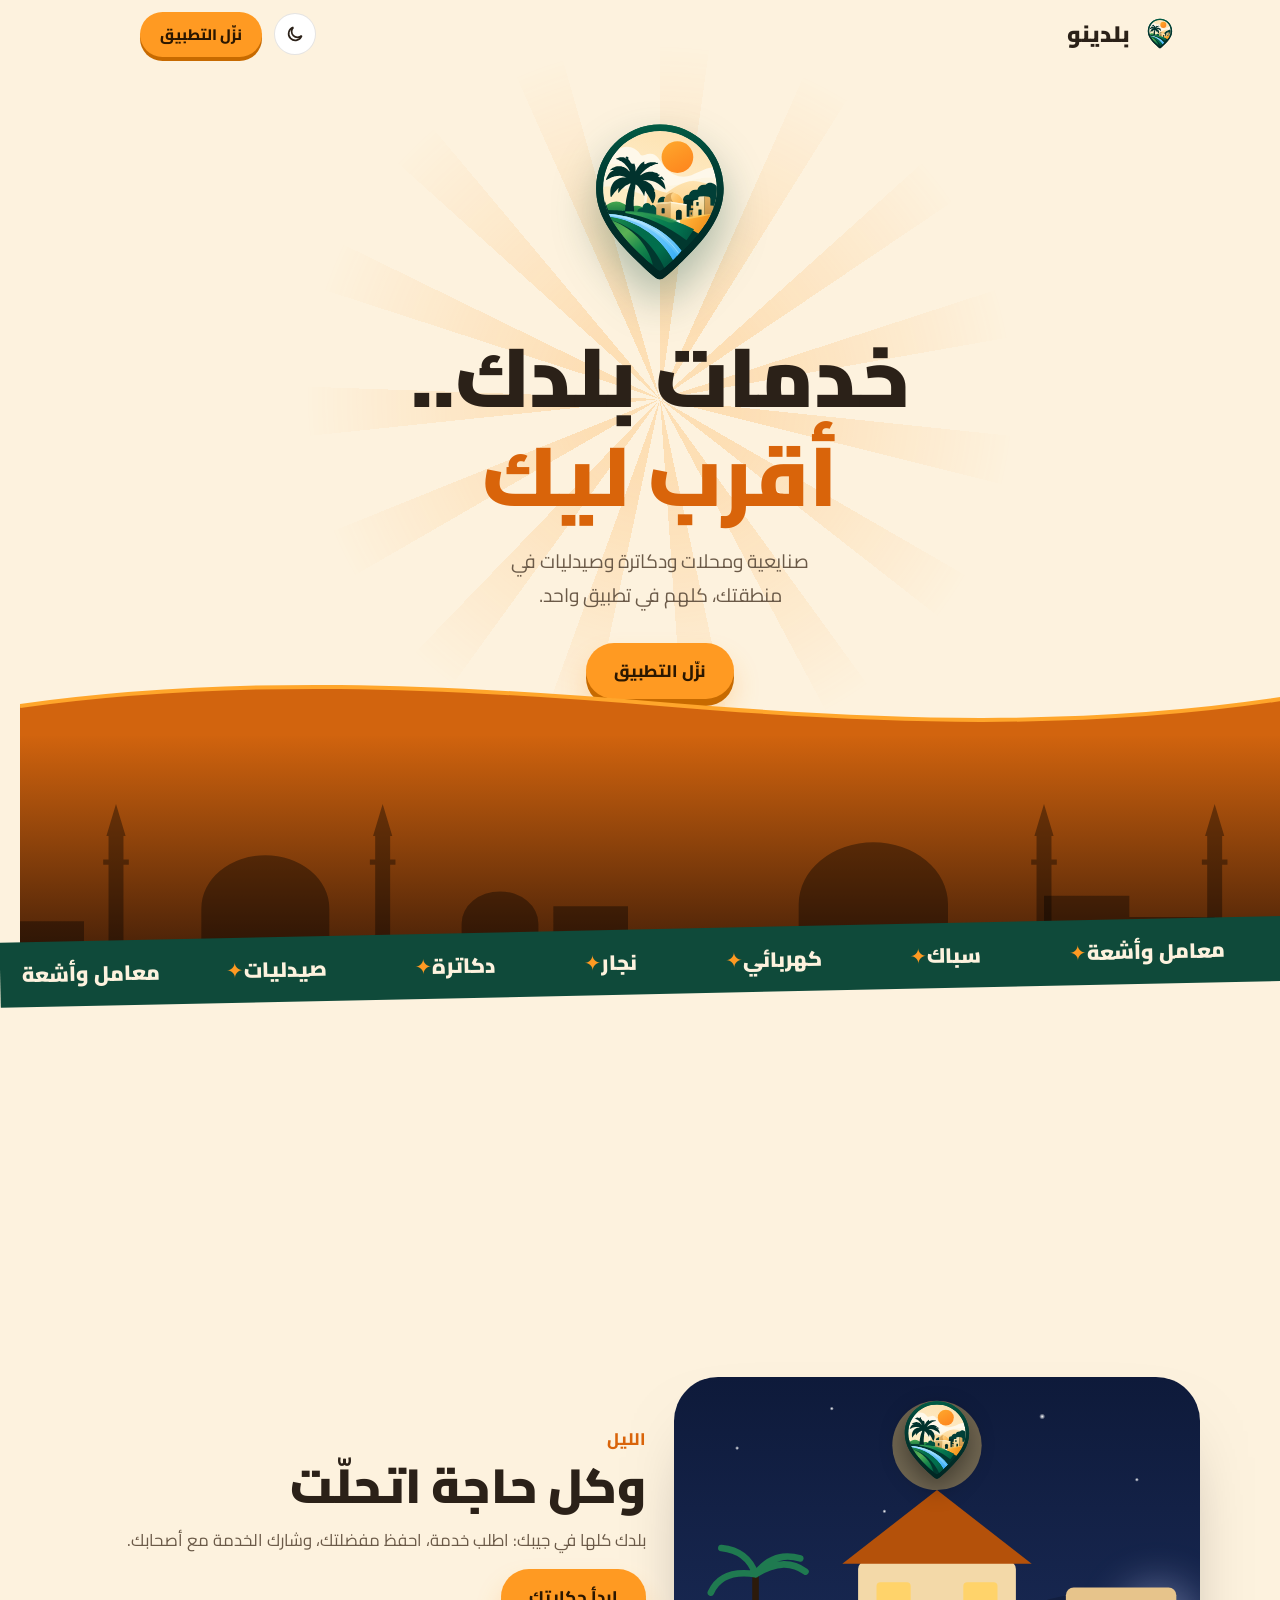
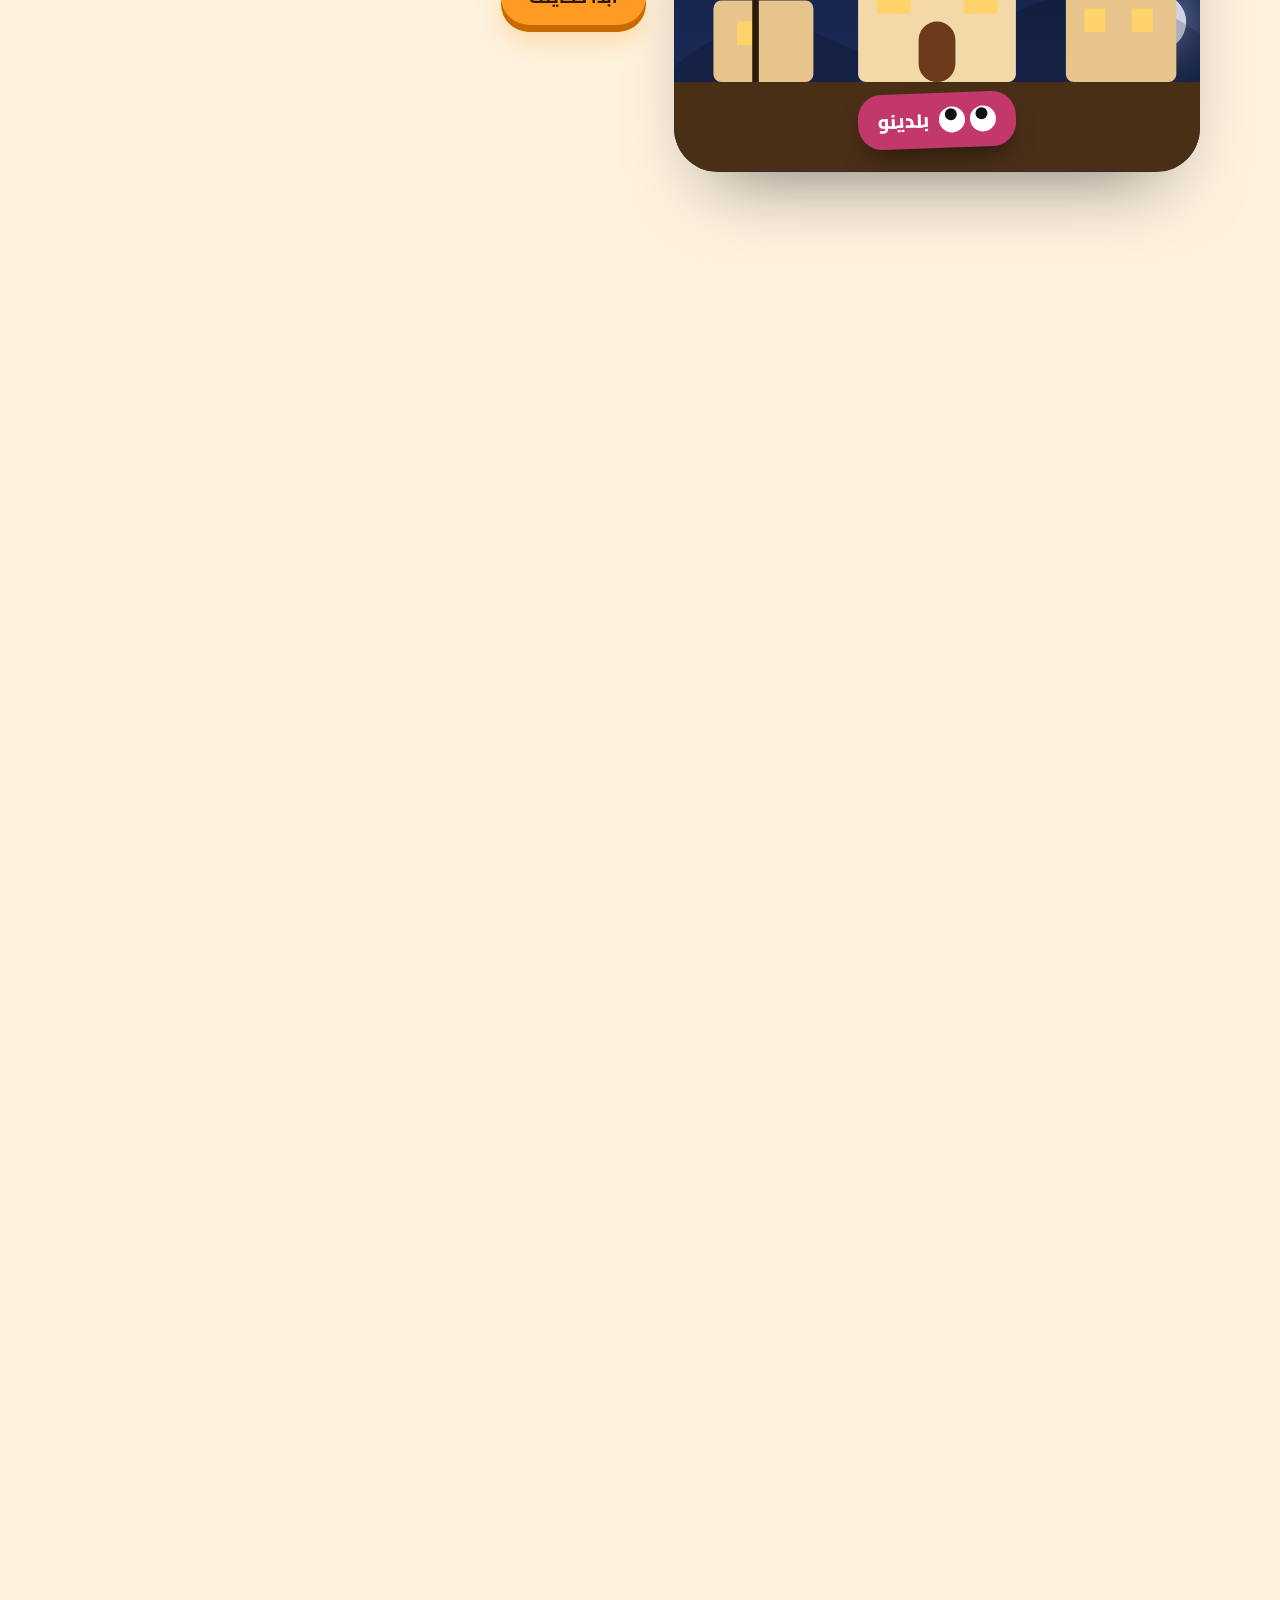
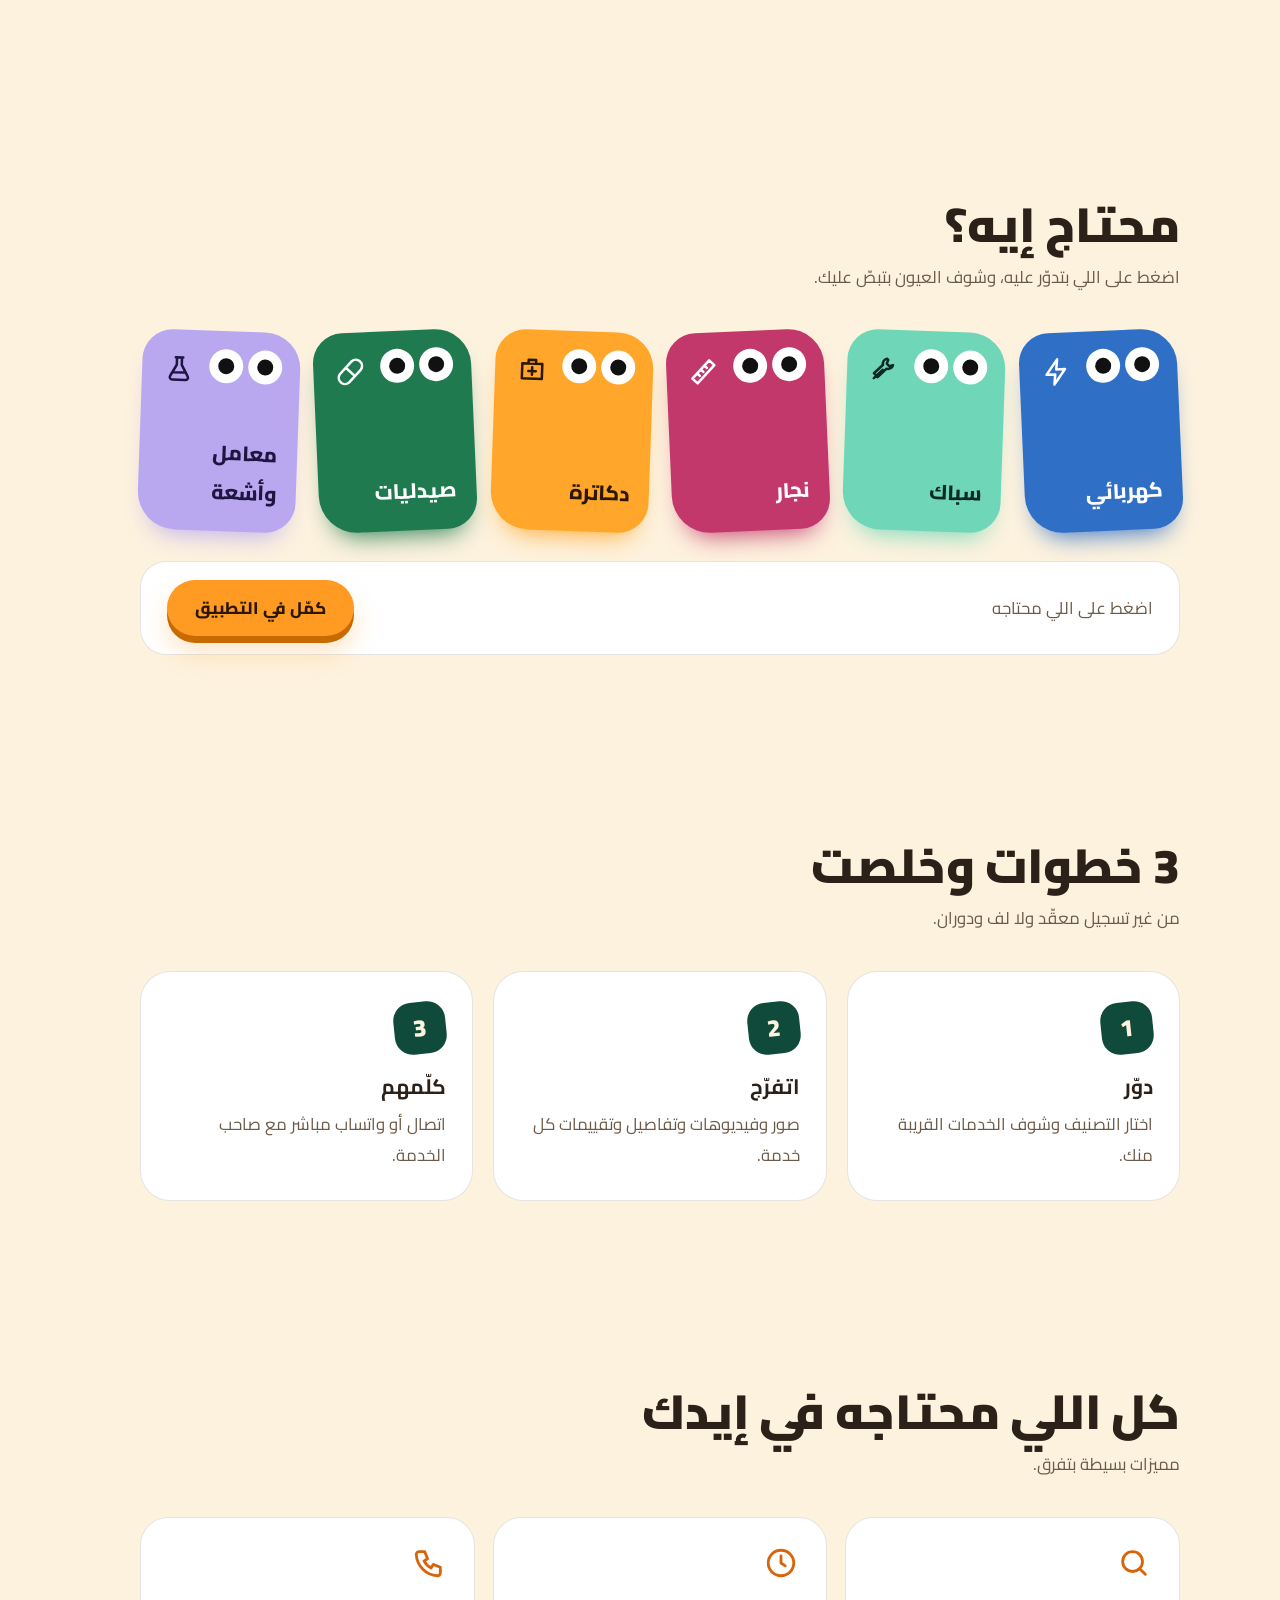
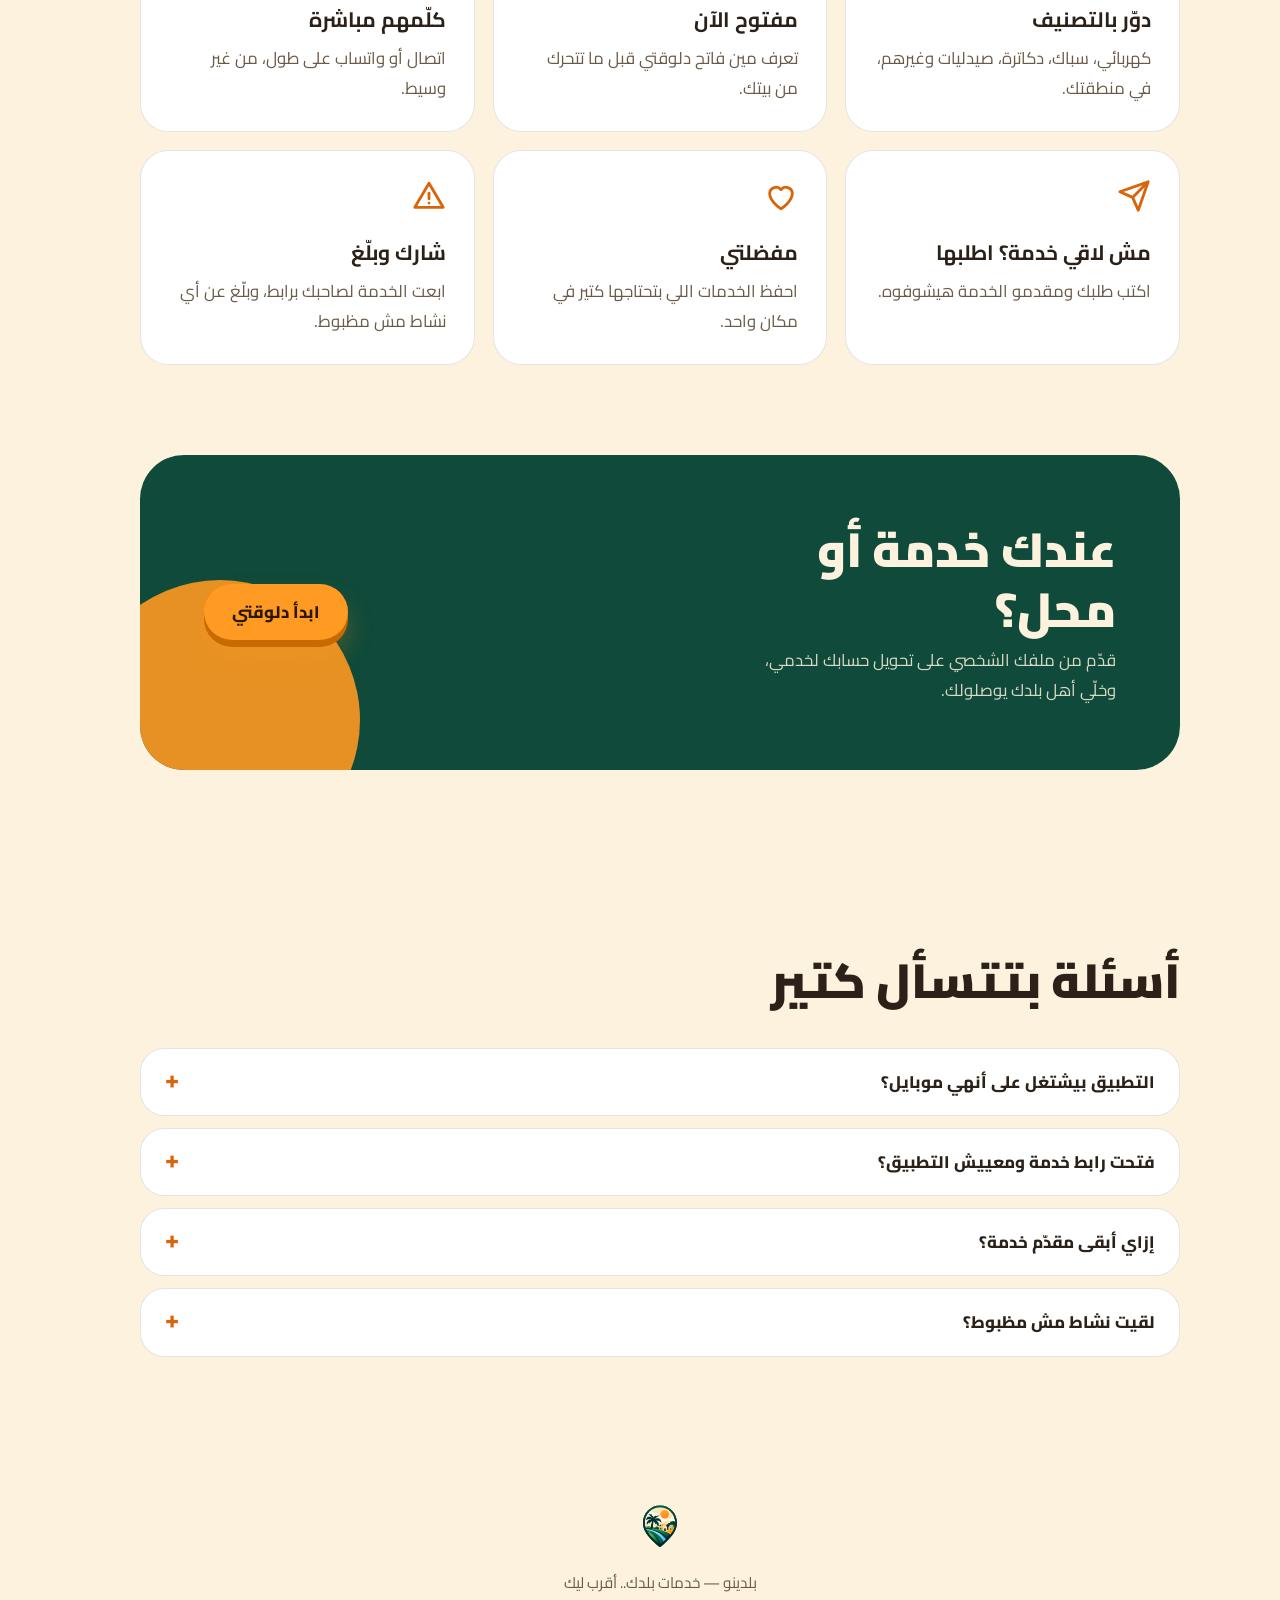
<file: index.html>
<!DOCTYPE html>
<html lang="ar" dir="rtl">
<head>
<meta charset="utf-8">
<meta name="viewport" content="width=device-width,initial-scale=1,viewport-fit=cover">
<script>try{var t=localStorage.t||(matchMedia("(prefers-color-scheme:dark)").matches?"dark":"light");document.documentElement.dataset.theme=t}catch(e){}</script>
<link rel="icon" href="/assets/favicon.png">
<link rel="preconnect" href="https://fonts.googleapis.com"><link rel="preconnect" href="https://fonts.gstatic.com" crossorigin>
<link rel="stylesheet" href="https://fonts.googleapis.com/css2?family=Cairo:wght@400;700;800;900&display=swap">
<link rel="stylesheet" href="/assets/style.css">
<title>بلدينو — خدمات بلدك.. أقرب ليك</title>
<meta name="description" content="بلدينو بيوصلك بخدمات بلدك القريبة منك: صنايعية، محلات، وخدمات في منطقتك.">
<meta property="og:title" content="بلدينو — خدمات بلدك.. أقرب ليك">
<meta property="og:description" content="بلدينو بيوصلك بخدمات بلدك القريبة منك: صنايعية، محلات، وخدمات في منطقتك.">
<meta property="og:image" content="https://mgnegypt.github.io/logo.png">
<meta property="og:type" content="website">
</head>
<body>
<i class="bar"></i>
<nav><div class="wrap"><a class="brand" href="/"><img src="/assets/logo.svg" alt="">بلدينو</a>
<button class="ic" id="th" aria-label="تبديل الوضع الليلي"><svg viewBox="0 0 24 24"><path d="M20 14a8 8 0 1 1-10-10 7 7 0 0 0 10 10z"/></svg></button>
<a class="btn" href="https://github.com/mgnegypt/baladeno-releases/releases/latest">نزّل التطبيق</a></div></nav>
<header class="hero">
<div class="sun"></div>
<div class="wrap">
<img class="pin" src="/assets/logo.svg" alt="بلدينو">
<h1><span class="w" style="--i:0">خدمات</span> <span class="w" style="--i:1">بلدك..</span><br><em><span class="w" style="--i:2">أقرب</span> <span class="w" style="--i:3">ليك</span></em></h1>
<p class="sub">صنايعية ومحلات ودكاترة وصيدليات في منطقتك، كلهم في تطبيق واحد.</p>
<div class="cta"><a class="btn" href="https://github.com/mgnegypt/baladeno-releases/releases/latest">نزّل التطبيق</a></div>
</div>
<div class="sky"><svg class="wv" viewBox="0 0 1200 60" preserveAspectRatio="none"><path d="M0 60V30C200 0 400 10 600 28S1000 55 1200 20V60z" fill="var(--s1)"/><path d="M0 30C200 0 400 10 600 28S1000 55 1200 20" fill="none" stroke="#ffa62b" stroke-width="4"/></svg>
<svg class="sk" viewBox="0 0 1200 150" preserveAspectRatio="xMidYMax slice" fill="#000" fill-opacity=".38"><path d="M0 150V124h60v26zM170 150V112a60 50 0 0 1 120 0v38zM414 150v-24a36 30 0 0 1 72 0v24zM730 150V108a70 58 0 0 1 140 0v38zM500 150v-40h70v40zM960 150v-50h80v50zM1040 150v-30h80v30zM1120 150v-22h80v22z"/><g id="m"><path d="M83 150V44h14v106zM81 44l9-30 9 30zM78 66h24v5H78z"/></g><use href="#m" x="250"/><use href="#m" x="870"/><use href="#m" x="1030"/></svg></div>
</header>
<main>
<div class="mq" aria-hidden="true"><div><span>سباك</span><span>كهربائي</span><span>نجار</span><span>دكاترة</span><span>صيدليات</span><span>معامل وأشعة</span><span>سباك</span><span>كهربائي</span><span>نجار</span><span>دكاترة</span><span>صيدليات</span><span>معامل وأشعة</span><span>سباك</span><span>كهربائي</span><span>نجار</span><span>دكاترة</span><span>صيدليات</span><span>معامل وأشعة</span><span>سباك</span><span>كهربائي</span><span>نجار</span><span>دكاترة</span><span>صيدليات</span><span>معامل وأشعة</span></div></div>
<section class="story" id="story"><div id="stage" data-ch="0">
<div class="vis"><div class="orb"></div>
<svg viewBox="0 0 400 300" preserveAspectRatio="xMidYMax slice"><path d="M0 220q60-50 120-20t130-15 150 10v105H0z" fill="#000" fill-opacity=".18"/><rect y="232" width="400" height="68" fill="#4a2f17"/>
<rect x="30" y="170" width="76" height="62" rx="6" fill="#e7c48b"/><rect class="sw" x="48" y="186" width="16" height="18"/><rect x="298" y="160" width="84" height="72" rx="6" fill="#e7c48b"/><rect class="sw" x="312" y="176" width="16" height="18"/><rect class="sw" x="348" y="176" width="16" height="18"/>
<rect x="140" y="140" width="120" height="92" rx="6" fill="#f3d9a8"/><path d="M128 142 200 86l72 56z" fill="#b4510a"/><rect x="186" y="186" width="28" height="46" rx="14" fill="#6b3a1a"/><rect class="sw w1" x="154" y="156" width="26" height="24" rx="3"/><rect class="sw" x="220" y="156" width="26" height="24" rx="3"/>
<path d="M62 232V150" stroke="#2c1a0b" stroke-width="5"/><path d="M62 150q-26-4-34 14M62 150q22-14 38-2M62 150q-6-18-26-20M62 150q14-18 34-12" stroke="#1f7a50" stroke-width="5" fill="none" stroke-linecap="round"/>
<g data-s="0"><path class="bz" d="M200 40l-8 14h8l-4 12 14-18h-9l6-8z" fill="#ffd33a"/></g>
<g data-s="1"><path d="M260 178h22v54" stroke="#8fa0ad" stroke-width="7" fill="none" stroke-linecap="round"/><circle class="dr" cx="282" cy="196" r="4" fill="#5bb8ff"/><circle class="dr d2" cx="282" cy="196" r="4" fill="#5bb8ff"/><ellipse class="pd" cx="282" cy="232" rx="22" ry="4" fill="#5bb8ff" fill-opacity=".7"/></g>
<g data-s="2"><path class="ec" d="M140 60h30l8-16 10 32 10-24 8 8h44" stroke="#ff4d5e" stroke-width="4" fill="none" stroke-linecap="round" stroke-linejoin="round"/></g>
<g data-s="3"><circle class="halo" cx="200" cy="52" r="34" fill="#ffd36a" fill-opacity=".4"/></g></svg>
<img class="lg" data-s="3" src="/assets/logo.svg" alt="">
<div class="chip" data-s="0" style="--c:#2f6fc6;--t:#fff"><span class="eyes"><span class="eye"><i></i></span><span class="eye"><i></i></span></span>كهربائي</div><div class="chip" data-s="1" style="--c:#6fd6b8;--t:#0b2a20"><span class="eyes"><span class="eye"><i></i></span><span class="eye"><i></i></span></span>سباك</div><div class="chip" data-s="2" style="--c:#ffa62b;--t:#2b1700"><span class="eyes"><span class="eye"><i></i></span><span class="eye"><i></i></span></span>دكاترة · صيدليات</div><div class="chip" data-s="3" style="--c:#c2386b;--t:#fff"><span class="eyes"><span class="eye"><i></i></span><span class="eye"><i></i></span></span>بلدينو</div>
</div>
<div class="txt">
<div class="chap" data-s="0"><p class="k">الصبح</p><h2>النور قطع..</h2><p>النور فصل والفطار لسه ما اتعملش. بدل ما تسأل مين يعرف كهربائي، دوّر عليه في بلدينو وكلّمه.</p></div>
<div class="chap" data-s="1"><p class="k">الضهر</p><h2>الماسورة بتنقّط..</h2><p>سباك قريب منك، شوف شغله وصوره، واتصل بيه من غير ما تلف الشارع.</p></div>
<div class="chap" data-s="2"><p class="k">العصر</p><h2>الواد سخن..</h2><p>دكتور مفتوح دلوقتي وصيدلية فاتحة، وإنت لسه في البيت.</p></div>
<div class="chap" data-s="3"><p class="k">الليل</p><h2>وكل حاجة اتحلّت</h2><p>بلدك كلها في جيبك: اطلب خدمة، احفظ مفضلتك، وشارك الخدمة مع أصحابك.</p><a class="btn" href="https://github.com/mgnegypt/baladeno-releases/releases/latest">ابدأ حكايتك</a></div>
</div></div></section>
<section id="cats"><div class="wrap">
<h2 class="rv">محتاج إيه؟</h2><p class="lead rv">اضغط على اللي بتدوّر عليه، وشوف العيون بتبصّ عليك.</p>
<div class="cats rv"><button class="cat" style="--c:#2f6fc6;--t:#fff" data-n="كهربائي" aria-pressed="false"><span class="eyes"><span class="eye"><i></i></span><span class="eye"><i></i></span></span><svg class="i" viewBox="0 0 24 24"><path d="M13 2 4 14h7l-1 8 9-12h-7z"/></svg>كهربائي</button><button class="cat" style="--c:#6fd6b8;--t:#0b2a20" data-n="سباك" aria-pressed="false"><span class="eyes"><span class="eye"><i></i></span><span class="eye"><i></i></span></span><svg class="i" viewBox="0 0 24 24"><path d="M4 20l7-7M14 4a4 4 0 0 0-3 5l-7 7 3 3 7-7a4 4 0 0 0 5-3l-3 1-2-2 1-3z"/></svg>سباك</button><button class="cat" style="--c:#c2386b;--t:#fff" data-n="نجار" aria-pressed="false"><span class="eyes"><span class="eye"><i></i></span><span class="eye"><i></i></span></span><svg class="i" viewBox="0 0 24 24"><path d="M3 17 17 3l4 4L7 21zM7 13l2 2M10 10l2 2M13 7l2 2"/></svg>نجار</button><button class="cat" style="--c:#ffa62b;--t:#2b1700" data-n="دكاترة" aria-pressed="false"><span class="eyes"><span class="eye"><i></i></span><span class="eye"><i></i></span></span><svg class="i" viewBox="0 0 24 24"><path d="M4 8h16v12H4zM9 8V5h6v3M12 11v6M9 14h6"/></svg>دكاترة</button><button class="cat" style="--c:#1f7a50;--t:#fff" data-n="صيدليات" aria-pressed="false"><span class="eyes"><span class="eye"><i></i></span><span class="eye"><i></i></span></span><svg class="i" viewBox="0 0 24 24"><path d="M10.5 20.5a5 5 0 0 1-7-7l10-10a5 5 0 0 1 7 7zM8.5 8.5l7 7"/></svg>صيدليات</button><button class="cat" style="--c:#b9a8f0;--t:#1e1540" data-n="معامل وأشعة" aria-pressed="false"><span class="eyes"><span class="eye"><i></i></span><span class="eye"><i></i></span></span><svg class="i" viewBox="0 0 24 24"><path d="M9 3h6M10 3v6l-5 9a2 2 0 0 0 2 3h10a2 2 0 0 0 2-3l-5-9V3M8 15h8"/></svg>معامل وأشعة</button></div>
<div class="pick rv" id="pick"><span>اضغط على اللي محتاجه</span><a class="btn" href="https://github.com/mgnegypt/baladeno-releases/releases/latest">كمّل في التطبيق</a></div>
</div></section>
<section><div class="wrap"><h2 class="rv">3 خطوات وخلصت</h2><p class="lead rv">من غير تسجيل معقّد ولا لف ودوران.</p>
<div class="steps">
<div class="st rv"><h3>دوّر</h3><p>اختار التصنيف وشوف الخدمات القريبة منك.</p></div>
<div class="st rv"><h3>اتفرّج</h3><p>صور وفيديوهات وتفاصيل وتقييمات كل خدمة.</p></div>
<div class="st rv"><h3>كلّمهم</h3><p>اتصال أو واتساب مباشر مع صاحب الخدمة.</p></div>
</div></div></section>
<section><div class="wrap"><h2 class="rv">كل اللي محتاجه في إيدك</h2><p class="lead rv">مميزات بسيطة بتفرق.</p><div class="grid"><div class="f rv"><svg viewBox="0 0 24 24"><circle cx="11" cy="11" r="7"/><path d="m20 20-4-4"/></svg><h3>دوّر بالتصنيف</h3><p>كهربائي، سباك، دكاترة، صيدليات وغيرهم، في منطقتك.</p></div><div class="f rv"><svg viewBox="0 0 24 24"><circle cx="12" cy="12" r="9"/><path d="M12 7v5l3 2"/></svg><h3>مفتوح الآن</h3><p>تعرف مين فاتح دلوقتي قبل ما تتحرك من بيتك.</p></div><div class="f rv"><svg viewBox="0 0 24 24"><path d="M5 4h4l2 5-2.5 1.5a11 11 0 0 0 5 5L15 13l5 2v4a2 2 0 0 1-2 2A16 16 0 0 1 3 6a2 2 0 0 1 2-2z"/></svg><h3>كلّمهم مباشرة</h3><p>اتصال أو واتساب على طول، من غير وسيط.</p></div><div class="f rv"><svg viewBox="0 0 24 24"><path d="M22 2 11 13M22 2l-7 20-4-9-9-4z"/></svg><h3>مش لاقي خدمة؟ اطلبها</h3><p>اكتب طلبك ومقدمو الخدمة هيشوفوه.</p></div><div class="f rv"><svg viewBox="0 0 24 24"><path d="M12 21s-8-5-8-11a4.5 4.5 0 0 1 8-2.5A4.5 4.5 0 0 1 20 10c0 6-8 11-8 11z"/></svg><h3>مفضلتي</h3><p>احفظ الخدمات اللي بتحتاجها كتير في مكان واحد.</p></div><div class="f rv"><svg viewBox="0 0 24 24"><path d="M12 3 2 20h20zM12 10v4M12 17h.01"/></svg><h3>شارك وبلّغ</h3><p>ابعت الخدمة لصاحبك برابط، وبلّغ عن أي نشاط مش مظبوط.</p></div></div></div></section>
<div class="band"><div class="wrap"><div class="box rv"><div><h2>عندك خدمة أو محل؟</h2><p>قدّم من ملفك الشخصي على تحويل حسابك لخدمي، وخلّي أهل بلدك يوصلولك.</p></div><a class="btn" href="https://github.com/mgnegypt/baladeno-releases/releases/latest">ابدأ دلوقتي</a></div></div></div>
<section id="faq"><div class="wrap"><h2 class="rv">أسئلة بتتسأل كتير</h2><p class="lead rv"></p><details class="rv"><summary>التطبيق بيشتغل على أنهي موبايل؟</summary><p>التطبيق للأندرويد، وبتنزّله من صفحة الإصدارات على GitHub.</p></details><details class="rv"><summary>فتحت رابط خدمة ومعييش التطبيق؟</summary><p>هتلاقي صفحة بتوريك الخدمة وزرار تنزّل منه التطبيق. وبعد ما تنزّله افتح الرابط تاني.</p></details><details class="rv"><summary>إزاي أبقى مقدّم خدمة؟</summary><p>من ملفك الشخصي تقدّم على تحويل حسابك لخدمي، وبعد موافقة الإدارة بتظهر لك خدمتك.</p></details><details class="rv"><summary>لقيت نشاط مش مظبوط؟</summary><p>من صفحة الخدمة اضغط على الإبلاغ عن النشاط.</p></details></div></section>
</main>
<footer><img src="/assets/logo.svg" alt=""><div>بلدينو — خدمات بلدك.. أقرب ليك</div></footer>
<script src="/assets/app.js"></script>
</body>
</html>
</file>
<file: assets/style.css>
:root{--bg:#fdf2de;--ink:#2b2118;--mute:#6b5a48;--card:#fff;--g:#0f4a3a;--or:#ff9a22;--or2:#d9640a;--ln:#2b21181f;--s1:#d2640e;--s2:#4a2208;color-scheme:light}
[data-theme=dark]{--bg:#12150f;--ink:#f6ebdd;--mute:#b9a994;--card:#1d2119;--g:#7fd8b0;--or2:#ffa94d;--ln:#ffffff22;--s1:#8f400a;--s2:#1a0e05;color-scheme:dark}
*{box-sizing:border-box}html{scroll-behavior:smooth}
body{margin:0;font:400 1.05rem/1.8 Cairo,system-ui,sans-serif;background:var(--bg);color:var(--ink);overflow-x:hidden;transition:background .5s,color .5s}
a{color:inherit;text-decoration:none}img{max-width:100%}
.wrap{max-width:1080px;margin:auto;padding:0 20px}
.btn{display:inline-flex;align-items:center;justify-content:center;gap:8px;padding:12px 28px;border:0;border-radius:99px;background:var(--or);color:#2b1700;font:800 1.05rem Cairo,sans-serif;cursor:pointer;box-shadow:0 7px 0 #c76a00,0 16px 26px #ff9a2244;transition:transform .25s cubic-bezier(.34,1.56,.64,1),box-shadow .2s}
.btn:hover{transform:translateY(-3px)}.btn:active{transform:translateY(6px);box-shadow:0 1px 0 #c76a00}
.btn.alt{background:var(--card);color:var(--ink);box-shadow:0 7px 0 var(--ln),0 0 0 1px var(--ln)}
nav{position:fixed;inset:0 0 auto;z-index:9;transition:.4s}
nav.s{background:color-mix(in srgb,var(--bg) 82%,transparent);backdrop-filter:blur(14px);box-shadow:0 1px var(--ln)}
nav .wrap{display:flex;align-items:center;gap:12px;height:68px}
.brand{display:flex;align-items:center;gap:10px;font-weight:900;font-size:1.4rem;margin-inline-end:auto}
.brand img{width:40px;height:40px}
.ic{width:42px;height:42px;border-radius:50%;border:1px solid var(--ln);background:var(--card);color:var(--ink);cursor:pointer;display:grid;place-items:center}
.ic svg{width:20px;height:20px;fill:none;stroke:currentColor;stroke-width:2;stroke-linecap:round}
nav .btn{padding:8px 20px;font-size:.95rem;box-shadow:0 4px 0 #c76a00}
.hero{position:relative;min-height:100svh;display:grid;place-items:center;text-align:center;padding:100px 0 250px;overflow:hidden}
.sun{position:absolute;width:min(110vw,760px);aspect-ratio:1;top:42%;left:50%;translate:-50% -50%;background:repeating-conic-gradient(#ff9a2238 0 8deg,transparent 8deg 24deg);-webkit-mask:radial-gradient(circle,#000 15%,transparent 66%);mask:radial-gradient(circle,#000 15%,transparent 66%);animation:spin 90s linear infinite}
@keyframes spin{to{rotate:360deg}}
.pin{position:relative;width:clamp(130px,30vw,210px);animation:fl 5s ease-in-out infinite;filter:drop-shadow(0 22px 22px #0f4a3a55)}
@keyframes fl{50%{translate:0 -14px}}
h1{position:relative;font-size:clamp(2.5rem,10vw,5.2rem);line-height:1.2;font-weight:900;margin:.1em 0 .2em}
h1 em{font-style:normal;color:var(--or2)}
.w{display:inline-block;opacity:0;translate:0 70%;animation:up .9s cubic-bezier(.16,1,.3,1) forwards;animation-delay:calc(var(--i)*.14s + .2s)}
@keyframes up{to{opacity:1;translate:0}}
.sub{position:relative;max-width:30ch;margin:0 auto 30px;color:var(--mute);font-size:1.2rem;opacity:0;animation:up 1s .9s forwards}
.cta{position:relative;opacity:0;animation:up 1s 1.1s forwards}
.sky{position:absolute;inset:auto 0 0;height:215px;background:linear-gradient(var(--s1),var(--s2))}
.sky svg{position:absolute;left:0;width:100%;display:block}
.sky .wv{top:-58px;height:60px}.sky .sk{bottom:0;height:150px}
section{padding:90px 0}
h2{font-size:clamp(1.9rem,5vw,3rem);font-weight:900;line-height:1.25;margin:0 0 8px}
.lead{color:var(--mute);margin:0 0 38px;max-width:46ch}
.rv{opacity:0;translate:0 40px;transition:opacity .8s,translate .9s cubic-bezier(.16,1,.3,1)}.rv.in{opacity:1;translate:0}
.cats{display:grid;grid-template-columns:repeat(auto-fit,minmax(150px,1fr));gap:18px}
.cat{position:relative;min-height:200px;padding:20px;border:0;border-radius:30px 36px 30px 38px;background:var(--c);color:var(--t,#fff);font:800 1.3rem Cairo,sans-serif;text-align:right;display:flex;align-items:flex-end;cursor:pointer;rotate:var(--r);box-shadow:0 16px 26px -14px var(--c);transition:rotate .5s cubic-bezier(.34,1.56,.64,1),scale .4s cubic-bezier(.34,1.56,.64,1),box-shadow .3s}
.cat:nth-child(odd){--r:-2.5deg}.cat:nth-child(even){--r:2deg}
.cat:hover{rotate:0deg;scale:1.05}.cat:active{scale:.96}
.cat[aria-pressed=true]{box-shadow:0 0 0 4px var(--bg),0 0 0 8px var(--ink)}
.cat .i{position:absolute;top:24px;left:22px;width:30px;height:30px;fill:none;stroke:currentColor;stroke-width:2;stroke-linecap:round;stroke-linejoin:round}
.cat[aria-pressed=true]::after{content:"";position:absolute;bottom:20px;left:20px;width:26px;height:26px;border-radius:50%;background:var(--ink) url("data:image/svg+xml,%3Csvg xmlns='http://www.w3.org/2000/svg' viewBox='0 0 24 24' fill='none' stroke='%23fff' stroke-width='3' stroke-linecap='round'%3E%3Cpath d='m6 12 4 4 8-8'/%3E%3C/svg%3E") center/18px;animation:pop .4s cubic-bezier(.34,1.56,.64,1)}
@keyframes pop{from{scale:0}}
.eyes{position:absolute;top:18px;right:18px;display:flex;gap:5px}
.eye{width:34px;height:34px;border-radius:50%;background:#fff;display:grid;place-items:center;animation:bl 5s infinite}
.eye i{width:16px;height:16px;border-radius:50%;background:#111;transition:transform .12s}
.cat:nth-child(2n) .eye{animation-delay:1.3s}.cat:nth-child(3n) .eye{animation-delay:2.6s}
@keyframes bl{0%,95%,100%{scale:1}97.5%{scale:1 .1}}
.pick{margin-top:30px;display:flex;flex-wrap:wrap;gap:14px;align-items:center;justify-content:space-between;padding:18px 26px;border-radius:26px;background:var(--card);border:1px solid var(--ln);transition:background .4s}
.pick span{color:var(--mute)}.pick.on{background:color-mix(in srgb,var(--or) 22%,var(--card))}.pick.on span{color:var(--ink);font-weight:700}
.steps{display:grid;grid-template-columns:repeat(auto-fit,minmax(250px,1fr));gap:20px;counter-reset:s}
.st{position:relative;padding:30px 26px;border-radius:30px;background:var(--card);border:1px solid var(--ln);counter-increment:s}
.st::before{content:counter(s);display:grid;place-items:center;width:52px;height:52px;margin-bottom:14px;border-radius:18px;background:var(--g);color:var(--bg);font-weight:900;font-size:1.5rem;rotate:-6deg}
.st h3,.f h3{margin:0 0 4px;font-size:1.3rem}.st p,.f p{margin:0;color:var(--mute)}
.st:nth-child(2){transition-delay:.12s}.st:nth-child(3){transition-delay:.24s}
.grid{display:grid;grid-template-columns:repeat(auto-fit,minmax(280px,1fr));gap:18px}
.f{position:relative;padding:28px;border-radius:28px;background:var(--card);border:1px solid var(--ln);overflow:hidden}
.f::before{content:"";position:absolute;inset:0;background:radial-gradient(220px circle at var(--x,50%) var(--y,0),#ff9a2238,transparent);opacity:0;transition:opacity .3s}
.f:hover::before{opacity:1}
.f>*{position:relative}.f svg{width:34px;height:34px;margin-bottom:12px;fill:none;stroke:var(--or2);stroke-width:2;stroke-linecap:round;stroke-linejoin:round}
.band{padding:0 0 90px}
.band .box{position:relative;overflow:hidden;padding:clamp(30px,6vw,64px);border-radius:44px;background:var(--g);color:#fdf2de;display:flex;flex-wrap:wrap;gap:24px;align-items:center;justify-content:space-between}
[data-theme=dark] .band .box{background:#0f3d30}
.band h2{max-width:14ch;margin:0}.band p{margin:6px 0 0;max-width:40ch;opacity:.85}
.band::after{display:none}
.band .box::after{content:"";position:absolute;left:-60px;bottom:-90px;width:280px;height:280px;border-radius:50%;background:var(--or);opacity:.9;animation:fl 6s ease-in-out infinite}
.band .btn,.band .box>div{position:relative;z-index:1}
details{border-radius:24px;background:var(--card);border:1px solid var(--ln);margin-bottom:12px;overflow:hidden}
summary{list-style:none;cursor:pointer;padding:18px 24px;font-weight:800;display:flex;justify-content:space-between;gap:12px}
summary::-webkit-details-marker{display:none}
summary::after{content:"+";font-size:1.6rem;line-height:1;color:var(--or2);transition:rotate .3s}
details[open] summary::after{rotate:45deg}
details p{margin:0;padding:0 24px 20px;color:var(--mute);animation:dn .4s}
@keyframes dn{from{opacity:0;translate:0 -8px}}
footer{padding:40px 0 60px;text-align:center;color:var(--mute);font-size:.95rem}
footer img{width:56px;margin-bottom:6px}
.sv{min-height:100svh;display:grid;align-content:center;justify-items:center;gap:22px;padding:90px 20px 40px;text-align:center}
.card{position:relative;width:min(100%,440px);padding:14px 14px 28px;border-radius:38px;background:var(--card);border:1px solid var(--ln);box-shadow:0 30px 60px -30px #0006;animation:in .9s cubic-bezier(.16,1,.3,1)}
@keyframes in{from{opacity:0;translate:0 50px;scale:.9;rotate:3deg}}
.cv{position:relative;aspect-ratio:4/3;border-radius:28px;overflow:hidden;background:linear-gradient(100deg,#0001 30%,#fff5 50%,#0001 70%) 0 0/300% 100%,color-mix(in srgb,var(--or) 25%,var(--card));animation:sh 1.4s infinite linear}
@keyframes sh{to{background-position:-300% 0}}
.cv.ok,.cv.no{animation:none}
.cv img{width:100%;height:100%;object-fit:cover;display:block;opacity:0;transition:opacity .8s}.cv.ok img{opacity:1}
.cv.no img{opacity:.55;width:50%;margin:auto;position:absolute;inset:0;filter:grayscale(1)}
.card h1{font-size:1.9rem;margin:18px 0 0;animation:none}
.card .ct{margin:0;color:var(--or2);font-weight:800;min-height:1.8em}.card .nt{margin:6px 18px 18px;color:var(--mute)}
.card .btn{width:calc(100% - 36px);margin-top:10px}
@media(prefers-reduced-motion:reduce){*,::before,::after{animation:none!important;transition:none!important}.w,.rv,.sub,.cta{opacity:1!important;translate:none!important}}

.bar{position:fixed;top:0;right:0;left:0;height:4px;z-index:10;background:var(--or);transform-origin:right;scale:var(--sp,0) 1}
.hero{perspective:900px}.pin{transform:rotateY(calc(var(--tx,0)*16deg)) rotateX(calc(var(--ty,0)*-16deg));transition:transform .25s}
.sp{position:fixed;width:8px;height:8px;margin:-4px;border-radius:50%;background:var(--or);pointer-events:none;z-index:99;animation:spk .7s forwards}
@keyframes spk{to{opacity:0;translate:0 22px;scale:0}}
.mq{direction:ltr;overflow:hidden;background:var(--g);color:var(--bg);padding:14px 0;rotate:-1.2deg;margin:-20px -20px 40px;white-space:nowrap}
.mq div{display:inline-block;animation:mq 30s linear infinite}
.mq span{font-weight:900;font-size:1.3rem;padding:0 22px}.mq span::after{content:"\2726";margin-inline-start:44px;color:var(--or)}
@keyframes mq{to{translate:-50%}}
.story{height:430vh}
#stage{position:sticky;top:0;height:100svh;display:grid;grid-template-columns:1fr 1fr;gap:28px;align-items:center;padding:20px max(20px,calc((100vw - 1080px)/2));--a:#ffd9a0;--b:#ffb36b;--x:8%;--y:62%;--st:0}
.vis{position:relative;aspect-ratio:4/3;max-height:80svh;width:100%;border-radius:44px;overflow:hidden;background:linear-gradient(var(--a),var(--b));box-shadow:0 40px 80px -40px #0008}
.vis::before{content:"";position:absolute;inset:0;opacity:var(--st);background:radial-gradient(2px 2px at 12% 18%,#fff,#0000),radial-gradient(2px 2px at 30% 8%,#fff,#0000),radial-gradient(2px 2px at 52% 22%,#fff,#0000),radial-gradient(3px 3px at 70% 10%,#fff,#0000),radial-gradient(2px 2px at 88% 26%,#fff,#0000),radial-gradient(2px 2px at 40% 34%,#fff,#0000)}
.orb{position:absolute;left:var(--x);top:var(--y);width:56px;height:56px;margin:-28px;border-radius:50%;background:#fff3b0;box-shadow:0 0 60px 20px #ffd36a99;transition:background .6s,box-shadow .6s}
.night .orb{background:#f4f1e6;box-shadow:0 0 40px 10px #cfd8ff66,inset -14px -6px 0 #cfd4e6}
.vis svg{position:absolute;inset:0;width:100%;height:100%}
.sw{fill:#6b8cae;transition:fill .8s}#stage[data-ch="3"] .sw{fill:#ffd36a}
#stage[data-ch="0"] .w1{animation:fk 1.8s infinite}
@keyframes fk{0%,100%{fill:#ffd36a}40%{fill:#1b120a}48%{fill:#ffd36a}56%,90%{fill:#1b120a}}
.bz{animation:bzz .5s steps(2) infinite}@keyframes bzz{50%{opacity:.2}}
.dr{animation:dr 1s infinite ease-in}.d2{animation-delay:.5s}@keyframes dr{to{translate:0 34px;opacity:0}}
.pd{transform-box:fill-box;transform-origin:center;animation:pdl 1s infinite}@keyframes pdl{50%{scale:1.3 1}}
.ec{stroke-dasharray:160;animation:ecg 1.6s linear infinite}@keyframes ecg{from{stroke-dashoffset:160}to{stroke-dashoffset:-160}}
.halo{transform-box:fill-box;transform-origin:center;animation:hl 2s ease-in-out infinite}@keyframes hl{50%{scale:1.4}}
[data-s]{opacity:0;translate:0 24px;transition:opacity .6s,translate .8s cubic-bezier(.16,1,.3,1)}
#stage[data-ch="0"] [data-s="0"],#stage[data-ch="1"] [data-s="1"],#stage[data-ch="2"] [data-s="2"],#stage[data-ch="3"] [data-s="3"]{opacity:1;translate:0}
.chip{position:absolute;left:0;right:0;bottom:6%;margin:auto;width:max-content;display:flex;align-items:center;gap:10px;padding:10px 20px;border-radius:24px;background:var(--c);color:var(--t);font-weight:800;font-size:1.2rem;rotate:-2deg;box-shadow:0 14px 26px -10px #0008}
.chip .eyes{position:static}.chip .eye{width:26px;height:26px}.chip .eye i{width:12px;height:12px}
.lg{position:absolute;left:0;right:0;top:3%;margin:auto;width:20%;filter:drop-shadow(0 10px 12px #0006)}
.txt{position:relative;height:300px}.chap{position:absolute;inset:0}.chap .k{margin:0;color:var(--or2);font-weight:800}
.chap p{color:var(--mute);margin:0 0 14px}.chap h2{margin:0 0 10px}
@media(max-width:760px){#stage{grid-template-columns:1fr;align-content:center;gap:14px}.vis{max-height:46svh}.txt{height:250px}}
</file>
